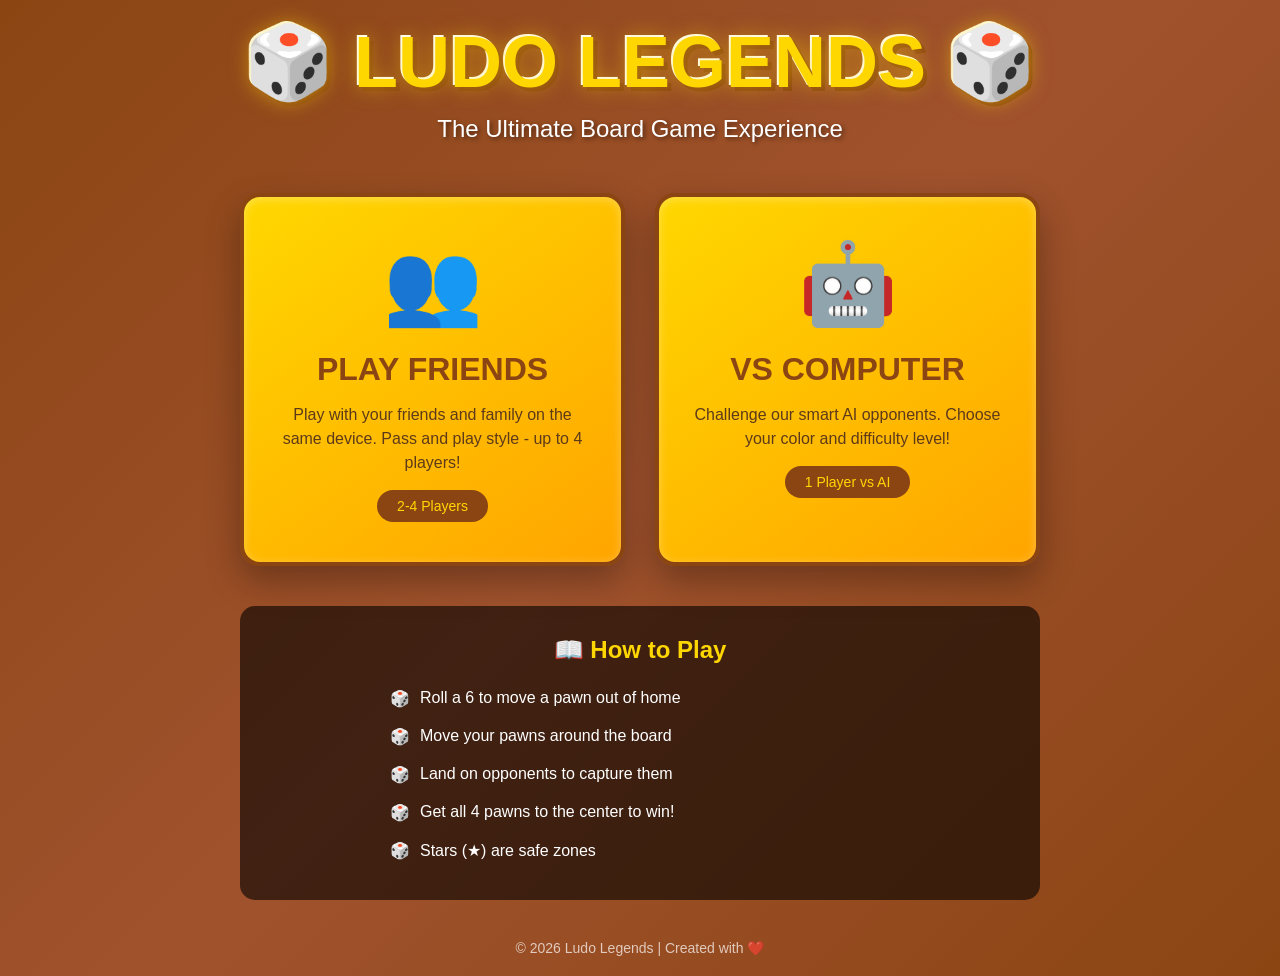
<file: index.html>
<!DOCTYPE html>
<html lang="en">
<head>
    <meta charset="UTF-8">
    <meta name="viewport" content="width=device-width, initial-scale=1.0">
    <title>Ludo Legends - Home</title>
    <style>
        * {
            margin: 0;
            padding: 0;
            box-sizing: border-box;
        }

        body {
            min-height: 100vh;
            background: linear-gradient(135deg, #8B4513 0%, #A0522D 50%, #8B4513 100%);
            font-family: 'Arial Black', Arial, sans-serif;
            display: flex;
            justify-content: center;
            align-items: center;
            padding: 20px;
        }

        .home-container {
            text-align: center;
            max-width: 800px;
            width: 100%;
        }

        .logo {
            font-size: 72px;
            color: #FFD700;
            text-shadow: 
                0 0 20px rgba(255, 215, 0, 0.5),
                4px 4px 0 #8B4513,
                -2px -2px 0 #FFF;
            margin-bottom: 10px;
            animation: glow 2s ease-in-out infinite;
        }

        @keyframes glow {
            0%, 100% { text-shadow: 0 0 20px rgba(255, 215, 0, 0.5), 4px 4px 0 #8B4513, -2px -2px 0 #FFF; }
            50% { text-shadow: 0 0 40px rgba(255, 215, 0, 0.8), 4px 4px 0 #8B4513, -2px -2px 0 #FFF; }
        }

        .subtitle {
            font-size: 24px;
            color: #FFF;
            margin-bottom: 50px;
            text-shadow: 2px 2px 4px rgba(0,0,0,0.5);
        }

        .game-modes {
            display: grid;
            grid-template-columns: repeat(auto-fit, minmax(300px, 1fr));
            gap: 30px;
            margin-bottom: 40px;
        }

        .mode-card {
            background: linear-gradient(145deg, #FFD700, #FFA500);
            border-radius: 20px;
            padding: 40px 30px;
            cursor: pointer;
            transition: all 0.3s;
            border: 4px solid #8B4513;
            box-shadow: 
                0 15px 35px rgba(0,0,0,0.3),
                inset 0 2px 10px rgba(255,255,255,0.3);
        }

        .mode-card:hover {
            transform: translateY(-10px) scale(1.02);
            box-shadow: 
                0 25px 50px rgba(0,0,0,0.4),
                inset 0 2px 10px rgba(255,255,255,0.3);
        }

        .mode-icon {
            font-size: 80px;
            margin-bottom: 20px;
        }

        .mode-title {
            font-size: 32px;
            color: #8B4513;
            margin-bottom: 15px;
            text-transform: uppercase;
        }

        .mode-description {
            font-size: 16px;
            color: #5D3A1A;
            line-height: 1.5;
        }

        .player-count {
            display: inline-block;
            background: #8B4513;
            color: #FFD700;
            padding: 8px 20px;
            border-radius: 20px;
            margin-top: 15px;
            font-size: 14px;
        }

        .how-to-play {
            background: rgba(0,0,0,0.6);
            color: white;
            padding: 30px;
            border-radius: 15px;
            margin-top: 30px;
        }

        .how-to-play h3 {
            font-size: 24px;
            margin-bottom: 15px;
            color: #FFD700;
        }

        .how-to-play ul {
            list-style: none;
            text-align: left;
            max-width: 500px;
            margin: 0 auto;
        }

        .how-to-play li {
            padding: 10px 0;
            padding-left: 30px;
            position: relative;
        }

        .how-to-play li:before {
            content: "🎲";
            position: absolute;
            left: 0;
        }

        footer {
            margin-top: 40px;
            color: rgba(255,255,255,0.7);
            font-size: 14px;
        }

        @media (max-width: 600px) {
            .logo {
                font-size: 48px;
            }
            .mode-title {
                font-size: 24px;
            }
        }
    </style>
</head>
<body>
    <div class="home-container">
        <h1 class="logo">🎲 LUDO LEGENDS 🎲</h1>
        <p class="subtitle">The Ultimate Board Game Experience</p>
        
        <div class="game-modes">
            <!-- Multiplayer Mode -->
            <div class="mode-card" onclick="startMultiplayer()">
                <div class="mode-icon">👥</div>
                <h2 class="mode-title">Play Friends</h2>
                <p class="mode-description">
                    Play with your friends and family on the same device. 
                    Pass and play style - up to 4 players!
                </p>
                <span class="player-count">2-4 Players</span>
            </div>

            <!-- AI Mode -->
            <div class="mode-card" onclick="startAI()">
                <div class="mode-icon">🤖</div>
                <h2 class="mode-title">Vs Computer</h2>
                <p class="mode-description">
                    Challenge our smart AI opponents. 
                    Choose your color and difficulty level!
                </p>
                <span class="player-count">1 Player vs AI</span>
            </div>
        </div>

        <div class="how-to-play">
            <h3>📖 How to Play</h3>
            <ul>
                <li>Roll a 6 to move a pawn out of home</li>
                <li>Move your pawns around the board</li>
                <li>Land on opponents to capture them</li>
                <li>Get all 4 pawns to the center to win!</li>
                <li>Stars (★) are safe zones</li>
            </ul>
        </div>

        <footer>
            <p>© 2026 Ludo Legends | Created with ❤️</p>
        </footer>
    </div>

    <script>
        function startMultiplayer() {
            window.location.href = 'game.html';
        }

        function startAI() {
            window.location.href = 'ai-game.html';
        }
    </script>
</body>
</html>
</file>
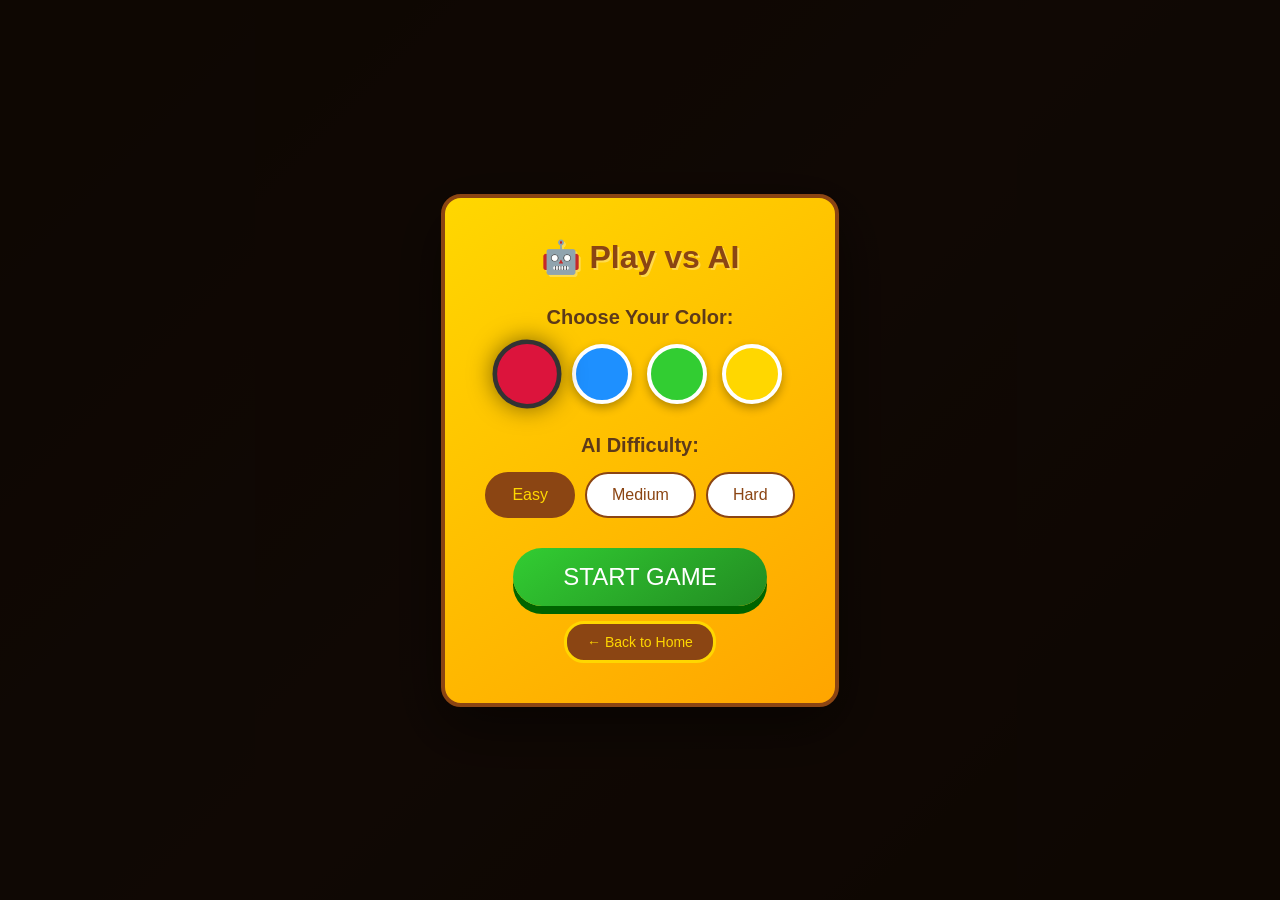
<file: ai-game.html>
<!DOCTYPE html>
<html lang="en">
<head>
    <meta charset="UTF-8">
    <meta name="viewport" content="width=device-width, initial-scale=1.0">
    <title>Ludo Legends - Vs AI</title>
    <link rel="stylesheet" href="style.css">
    <style>
        * {
            margin: 0;
            padding: 0;
            box-sizing: border-box;
        }

        body {
            min-height: 100vh;
            background: linear-gradient(135deg, #8B4513 0%, #A0522D 50%, #8B4513 100%);
            font-family: 'Arial Black', Arial, sans-serif;
            display: flex;
            justify-content: center;
            align-items: center;
            padding: 20px;
        }

        .ai-setup {
            position: fixed;
            top: 0;
            left: 0;
            width: 100%;
            height: 100%;
            background: rgba(0,0,0,0.9);
            display: flex;
            justify-content: center;
            align-items: center;
            z-index: 1000;
        }

        .setup-panel {
            background: linear-gradient(145deg, #FFD700, #FFA500);
            padding: 40px;
            border-radius: 20px;
            text-align: center;
            border: 4px solid #8B4513;
            max-width: 500px;
            box-shadow: 0 20px 60px rgba(0,0,0,0.5);
        }

        .setup-panel h2 {
            color: #8B4513;
            margin-bottom: 30px;
            font-size: 32px;
            text-shadow: 2px 2px 0 rgba(255,255,255,0.3);
        }

        .color-select {
            margin-bottom: 30px;
        }

        .color-select h3 {
            color: #5D3A1A;
            margin-bottom: 15px;
            font-size: 20px;
        }

        .color-options {
            display: flex;
            justify-content: center;
            gap: 15px;
            flex-wrap: wrap;
        }

        .color-btn {
            width: 60px;
            height: 60px;
            border-radius: 50%;
            border: 4px solid white;
            cursor: pointer;
            transition: all 0.3s;
            box-shadow: 0 4px 10px rgba(0,0,0,0.3);
        }

        .color-btn:hover {
            transform: scale(1.1);
        }

        .color-btn.selected {
            border-color: #333;
            box-shadow: 0 0 20px rgba(0,0,0,0.5);
            transform: scale(1.15);
        }

        .color-red { background: #DC143C; }
        .color-blue { background: #1E90FF; }
        .color-green { background: #32CD32; }
        .color-yellow { background: #FFD700; }

        .difficulty-select {
            margin-bottom: 30px;
        }

        .difficulty-select h3 {
            color: #5D3A1A;
            margin-bottom: 15px;
            font-size: 20px;
        }

        .difficulty-options {
            display: flex;
            justify-content: center;
            gap: 10px;
            flex-wrap: wrap;
        }

        .diff-btn {
            padding: 12px 25px;
            font-size: 16px;
            border: 2px solid #8B4513;
            background: white;
            color: #8B4513;
            border-radius: 25px;
            cursor: pointer;
            font-family: 'Arial Black', Arial, sans-serif;
            transition: all 0.3s;
        }

        .diff-btn:hover, .diff-btn.selected {
            background: #8B4513;
            color: #FFD700;
        }

        .start-game-btn {
            padding: 15px 50px;
            font-size: 24px;
            background: linear-gradient(145deg, #32CD32, #228B22);
            color: white;
            border: none;
            border-radius: 50px;
            cursor: pointer;
            font-family: 'Arial Black', Arial, sans-serif;
            box-shadow: 0 8px 0 #006400;
            text-transform: uppercase;
            margin-bottom: 15px;
            transition: all 0.1s;
        }

        .start-game-btn:hover {
            transform: translateY(-2px);
        }

        .start-game-btn:active {
            transform: translateY(8px);
            box-shadow: 0 0 0 #006400;
        }

        .back-btn {
            padding: 10px 20px;
            background: #8B4513;
            color: #FFD700;
            border: 3px solid #FFD700;
            border-radius: 20px;
            cursor: pointer;
            font-family: 'Arial Black', Arial, sans-serif;
            font-size: 14px;
            transition: all 0.3s;
        }

        .back-btn:hover {
            transform: scale(1.05);
        }

        .game-wrapper {
            display: none;
        }

        .game-wrapper.active {
            display: block;
        }

        .ai-indicator {
            display: inline-block;
            background: #333;
            color: #0f0;
            padding: 5px 15px;
            border-radius: 15px;
            font-size: 12px;
            margin-left: 10px;
            animation: pulse 1s infinite;
            font-family: Arial, sans-serif;
        }

        @keyframes pulse {
            0%, 100% { opacity: 1; }
            50% { opacity: 0.5; }
        }

        .hidden {
            display: none !important;
        }

        /* Game container styles */
        .game-container {
            position: relative;
            display: flex;
            flex-direction: column;
            align-items: center;
            gap: 20px;
        }

        .turn-indicator {
            position: absolute;
            top: -50px;
            left: 50%;
            transform: translateX(-50%);
            background: rgba(0,0,0,0.8);
            color: white;
            padding: 10px 30px;
            border-radius: 25px;
            font-size: 18px;
            font-weight: bold;
            text-transform: uppercase;
            box-shadow: 0 4px 10px rgba(0,0,0,0.3);
            transition: background 0.3s;
            white-space: nowrap;
            z-index: 100;
        }

        .board {
            width: 600px;
            height: 600px;
            background: #FFF8DC;
            border: 8px solid #8B4513;
            border-radius: 10px;
            position: relative;
            display: grid;
            grid-template-columns: repeat(15, 1fr);
            grid-template-rows: repeat(15, 1fr);
            box-shadow: inset 0 0 20px rgba(0,0,0,0.1);
        }

        .home-area {
            position: relative;
            display: flex;
            justify-content: center;
            align-items: center;
            border-radius: 15px;
            margin: 3px;
        }

        .home-red {
            grid-column: 1 / 7;
            grid-row: 1 / 7;
            background: linear-gradient(145deg, #DC143C, #B22222);
            border: 4px solid #8B0000;
        }

        .home-blue {
            grid-column: 9 / 16;
            grid-row: 1 / 7;
            background: linear-gradient(145deg, #1E90FF, #0066CC);
            border: 4px solid #00008B;
        }

        .home-yellow {
            grid-column: 1 / 7;
            grid-row: 9 / 16;
            background: linear-gradient(145deg, #FFD700, #FFA500);
            border: 4px solid #B8860B;
        }

        .home-green {
            grid-column: 9 / 16;
            grid-row: 9 / 16;
            background: linear-gradient(145deg, #32CD32, #228B22);
            border: 4px solid #006400;
        }

        .player-label {
            position: absolute;
            font-size: 16px;
            font-weight: bold;
            color: white;
            text-shadow: 2px 2px 4px rgba(0,0,0,0.5);
            letter-spacing: 2px;
        }

        .label-red { top: 10px; left: 12px; }
        .label-blue { top: 10px; right: 12px; }
        .label-yellow { bottom: 10px; left: 12px; }
        .label-green { bottom: 10px; right: 12px; }

        .home-inner {
            width: 70%;
            height: 70%;
            background: rgba(255,255,255,0.9);
            border-radius: 12px;
            display: grid;
            grid-template-columns: 1fr 1fr;
            grid-template-rows: 1fr 1fr;
            gap: 10px;
            padding: 10px;
            box-shadow: inset 0 2px 5px rgba(0,0,0,0.2), 0 2px 5px rgba(255,255,255,0.3);
        }

        .home-slot {
            display: flex;
            justify-content: center;
            align-items: center;
            background: rgba(0,0,0,0.05);
            border-radius: 8px;
            border: 2px solid rgba(0,0,0,0.1);
        }

        .center-star {
            grid-column: 7 / 9;
            grid-row: 7 / 9;
            position: relative;
            overflow: hidden;
            background: #FFF8DC;
        }

        .triangle {
            position: absolute;
            width: 0;
            height: 0;
            border-style: solid;
        }

        .triangle-red {
            bottom: 50%;
            left: 50%;
            transform: translateX(-50%);
            border-width: 0 40px 40px 40px;
            border-color: transparent transparent #DC143C transparent;
        }

        .triangle-blue {
            top: 0;
            left: 50%;
            transform: translateX(-50%);
            border-width: 40px 40px 0 40px;
            border-color: #1E90FF transparent transparent transparent;
        }

        .triangle-green {
            top: 50%;
            right: 0;
            transform: translateY(-50%);
            border-width: 40px 0 40px 40px;
            border-color: transparent transparent transparent #32CD32;
        }

        .triangle-yellow {
            bottom: 0;
            left: 50%;
            transform: translateX(-50%);
            border-width: 0 40px 40px 40px;
            border-color: transparent transparent #FFD700 transparent;
        }

        .center-cross {
            position: absolute;
            top: 50%;
            left: 50%;
            transform: translate(-50%, -50%);
            width: 20px;
            height: 20px;
            background: white;
            clip-path: polygon(50% 0%, 100% 50%, 50% 100%, 0% 50%);
        }

        .controls-section {
            display: flex;
            flex-direction: column;
            align-items: center;
            gap: 15px;
            margin-top: 10px;
            width: 100%;
        }

        .controls {
            display: flex;
            justify-content: center;
            align-items: center;
            gap: 30px;
            padding: 10px;
        }

        .dice-wrapper {
            display: flex;
            justify-content: center;
            align-items: center;
        }

        .dice-container {
            width: 80px;
            height: 80px;
            background: white;
            border-radius: 15px;
            display: flex;
            justify-content: center;
            align-items: center;
            box-shadow: 0 10px 30px rgba(0,0,0,0.3), inset 0 -5px 10px rgba(0,0,0,0.1);
            border: 3px solid #8B4513;
        }

        .dice {
            width: 60px;
            height: 60px;
            position: relative;
        }

        .dice-face {
            width: 100%;
            height: 100%;
            display: grid;
            grid-template-columns: repeat(3, 1fr);
            grid-template-rows: repeat(3, 1fr);
            padding: 5px;
            background: white;
            border-radius: 10px;
            box-shadow: inset 0 0 10px rgba(0,0,0,0.1);
        }

        .dot {
            width: 10px;
            height: 10px;
            background: #333;
            border-radius: 50%;
            align-self: center;
            justify-self: center;
            box-shadow: inset 0 1px 2px rgba(0,0,0,0.5);
        }

        .roll-btn {
            padding: 20px 50px;
            font-size: 28px;
            font-weight: bold;
            color: white;
            background: linear-gradient(145deg, #32CD32, #228B22);
            border: none;
            border-radius: 50px;
            cursor: pointer;
            box-shadow: 0 8px 0 #006400, 0 15px 20px rgba(0,0,0,0.3);
            text-transform: uppercase;
            letter-spacing: 2px;
            transition: all 0.1s;
            text-shadow: 1px 1px 2px rgba(0,0,0,0.3);
            font-family: 'Arial Black', Arial, sans-serif;
        }

        .roll-btn:hover {
            background: linear-gradient(145deg, #3DD83D, #2E9E2E);
            transform: translateY(-2px);
        }

        .roll-btn:active {
            transform: translateY(8px);
            box-shadow: 0 0 0 #006400, 0 5px 10px rgba(0,0,0,0.3);
        }

        .roll-btn:disabled {
            opacity: 0.6;
            cursor: not-allowed;
            transform: none;
            box-shadow: 0 8px 0 #006400;
        }

        .game-info {
            padding: 15px 30px;
            background: rgba(0,0,0,0.8);
            color: white;
            border-radius: 25px;
            font-size: 18px;
            font-weight: bold;
            text-align: center;
            min-width: 400px;
            box-shadow: 0 4px 10px rgba(0,0,0,0.3);
        }

        .top-bar {
            position: absolute;
            top: -80px;
            left: 0;
            right: 0;
            display: flex;
            justify-content: space-between;
            align-items: center;
        }

        @media (max-width: 700px) {
            .board {
                width: 350px;
                height: 350px;
            }
            .setup-panel {
                padding: 20px;
                margin: 10px;
            }
        }
    </style>
</head>
<body>
    <!-- AI Setup Screen -->
    <div class="ai-setup" id="aiSetup">
        <div class="setup-panel">
            <h2>🤖 Play vs AI</h2>
            
            <div class="color-select">
                <h3>Choose Your Color:</h3>
                <div class="color-options">
                    <div class="color-btn color-red selected" onclick="selectColor('red')" data-color="red"></div>
                    <div class="color-btn color-blue" onclick="selectColor('blue')" data-color="blue"></div>
                    <div class="color-btn color-green" onclick="selectColor('green')" data-color="green"></div>
                    <div class="color-btn color-yellow" onclick="selectColor('yellow')" data-color="yellow"></div>
                </div>
            </div>

            <div class="difficulty-select">
                <h3>AI Difficulty:</h3>
                <div class="difficulty-options">
                    <button class="diff-btn selected" onclick="selectDifficulty('easy')" data-diff="easy">Easy</button>
                    <button class="diff-btn" onclick="selectDifficulty('medium')" data-diff="medium">Medium</button>
                    <button class="diff-btn" onclick="selectDifficulty('hard')" data-diff="hard">Hard</button>
                </div>
            </div>

            <button class="start-game-btn" onclick="startAIGame()">Start Game</button>
            <br>
            <button class="back-btn" onclick="goHome()">← Back to Home</button>
        </div>
    </div>

    <!-- Game Container -->
    <div class="game-wrapper" id="gameWrapper">
        <div class="game-container">
            <!-- Top Bar with Back Button -->
            <div class="top-bar">
                <button class="back-btn" onclick="goHome()">← BACK TO HOME</button>
            </div>

            <div class="turn-indicator" id="turnIndicator">Red's Turn</div>
            
            <div class="board" id="board">
                <!-- Red Home -->
                <div class="home-area home-red">
                    <div class="player-label label-red">RED <span class="ai-indicator hidden" id="ai-red">AI</span></div>
                    <div class="home-inner" id="redHome">
                        <div class="home-slot" id="red-slot-0"><div class="pawn pawn-red" id="red-0"></div></div>
                        <div class="home-slot" id="red-slot-1"><div class="pawn pawn-red" id="red-1"></div></div>
                        <div class="home-slot" id="red-slot-2"><div class="pawn pawn-red" id="red-2"></div></div>
                        <div class="home-slot" id="red-slot-3"><div class="pawn pawn-red" id="red-3"></div></div>
                    </div>
                </div>

                <!-- Blue Home -->
                <div class="home-area home-blue">
                    <div class="player-label label-blue">BLUE <span class="ai-indicator hidden" id="ai-blue">AI</span></div>
                    <div class="home-inner" id="blueHome">
                        <div class="home-slot" id="blue-slot-0"><div class="pawn pawn-blue" id="blue-0"></div></div>
                        <div class="home-slot" id="blue-slot-1"><div class="pawn pawn-blue" id="blue-1"></div></div>
                        <div class="home-slot" id="blue-slot-2"><div class="pawn pawn-blue" id="blue-2"></div></div>
                        <div class="home-slot" id="blue-slot-3"><div class="pawn pawn-blue" id="blue-3"></div></div>
                    </div>
                </div>

                <!-- Yellow Home -->
                <div class="home-area home-yellow">
                    <div class="player-label label-yellow">YELLOW <span class="ai-indicator hidden" id="ai-yellow">AI</span></div>
                    <div class="home-inner" id="yellowHome">
                        <div class="home-slot" id="yellow-slot-0"><div class="pawn pawn-yellow" id="yellow-0"></div></div>
                        <div class="home-slot" id="yellow-slot-1"><div class="pawn pawn-yellow" id="yellow-1"></div></div>
                        <div class="home-slot" id="yellow-slot-2"><div class="pawn pawn-yellow" id="yellow-2"></div></div>
                        <div class="home-slot" id="yellow-slot-3"><div class="pawn pawn-yellow" id="yellow-3"></div></div>
                    </div>
                </div>

                <!-- Green Home -->
                <div class="home-area home-green">
                    <div class="player-label label-green">GREEN <span class="ai-indicator hidden" id="ai-green">AI</span></div>
                    <div class="home-inner" id="greenHome">
                        <div class="home-slot" id="green-slot-0"><div class="pawn pawn-green" id="green-0"></div></div>
                        <div class="home-slot" id="green-slot-1"><div class="pawn pawn-green" id="green-1"></div></div>
                        <div class="home-slot" id="green-slot-2"><div class="pawn pawn-green" id="green-2"></div></div>
                        <div class="home-slot" id="green-slot-3"><div class="pawn pawn-green" id="green-3"></div></div>
                    </div>
                </div>

                <!-- Center Star -->
                <div class="center-star">
                    <div class="triangle triangle-red"></div>
                    <div class="triangle triangle-blue"></div>
                    <div class="triangle triangle-green"></div>
                    <div class="triangle triangle-yellow"></div>
                    <div class="center-cross"></div>
                </div>
            </div>

            <div class="controls-section">
                <div class="controls">
                    <div class="dice-wrapper">
                        <div class="dice-container" id="diceContainer">
                            <div class="dice" id="dice">
                                <div class="dice-face face-1" style="display: grid;">
                                    <div class="dot" style="grid-column: 2; grid-row: 2;"></div>
                                </div>
                                <div class="dice-face face-2" style="display: none;">
                                    <div class="dot" style="grid-column: 1; grid-row: 1;"></div>
                                    <div class="dot" style="grid-column: 3; grid-row: 3;"></div>
                                </div>
                                <div class="dice-face face-3" style="display: none;">
                                    <div class="dot" style="grid-column: 1; grid-row: 1;"></div>
                                    <div class="dot" style="grid-column: 2; grid-row: 2;"></div>
                                    <div class="dot" style="grid-column: 3; grid-row: 3;"></div>
                                </div>
                                <div class="dice-face face-4" style="display: none;">
                                    <div class="dot" style="grid-column: 1; grid-row: 1;"></div>
                                    <div class="dot" style="grid-column: 3; grid-row: 1;"></div>
                                    <div class="dot" style="grid-column: 1; grid-row: 3;"></div>
                                    <div class="dot" style="grid-column: 3; grid-row: 3;"></div>
                                </div>
                                <div class="dice-face face-5" style="display: none;">
                                    <div class="dot" style="grid-column: 1; grid-row: 1;"></div>
                                    <div class="dot" style="grid-column: 3; grid-row: 1;"></div>
                                    <div class="dot" style="grid-column: 2; grid-row: 2;"></div>
                                    <div class="dot" style="grid-column: 1; grid-row: 3;"></div>
                                    <div class="dot" style="grid-column: 3; grid-row: 3;"></div>
                                </div>
                                <div class="dice-face face-6" style="display: none;">
                                    <div class="dot" style="grid-column: 1; grid-row: 1;"></div>
                                    <div class="dot" style="grid-column: 3; grid-row: 1;"></div>
                                    <div class="dot" style="grid-column: 1; grid-row: 2;"></div>
                                    <div class="dot" style="grid-column: 3; grid-row: 2;"></div>
                                    <div class="dot" style="grid-column: 1; grid-row: 3;"></div>
                                    <div class="dot" style="grid-column: 3; grid-row: 3;"></div>
                                </div>
                            </div>
                        </div>
                    </div>
                    
                    <button type="button" class="roll-btn" id="rollBtn" onclick="rollDice()">ROLL DICE</button>
                </div>

                <div class="game-info" id="gameInfo">Roll a 6 to move a pawn from home!</div>
            </div>
        </div>
    </div>

    <script>
        // Setup functions
        let playerColor = 'red';
        let aiDifficulty = 'easy';
        let aiPlayers = [];

        function selectColor(color) {
            playerColor = color;
            document.querySelectorAll('.color-btn').forEach(btn => {
                btn.classList.remove('selected');
            });
            document.querySelector(`[data-color="${color}"]`).classList.add('selected');
        }

        function selectDifficulty(diff) {
            aiDifficulty = diff;
            document.querySelectorAll('.diff-btn').forEach(btn => {
                btn.classList.remove('selected');
            });
            document.querySelector(`[data-diff="${diff}"]`).classList.add('selected');
        }

        function startAIGame() {
            const allColors = ['red', 'blue', 'green', 'yellow'];
            aiPlayers = allColors.filter(c => c !== playerColor);
            
            aiPlayers.forEach(color => {
                document.getElementById(`ai-${color}`).classList.remove('hidden');
            });
            
            document.getElementById('aiSetup').style.display = 'none';
            document.getElementById('gameWrapper').classList.add('active');
            
            // Initialize game after a short delay
            setTimeout(() => {
                if(typeof initBoard === 'function') {
                    initBoard();
                }
            }, 100);
        }

        function goHome() {
            window.location.href = 'index.html';
        }
    </script>
    <script src="script.js"></script>
    <script src="ai-script.js"></script>
</body>
</html>
</file>
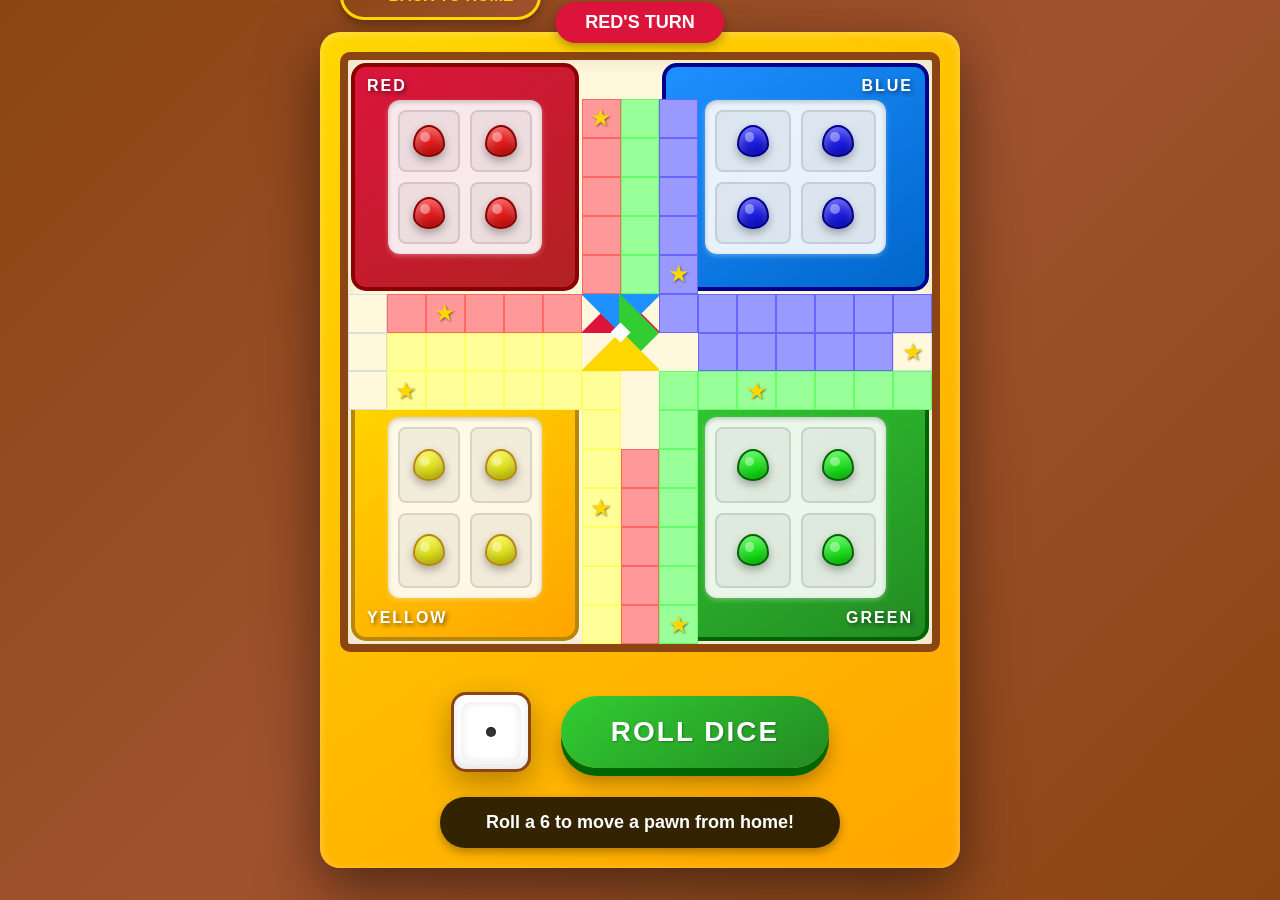
<file: game.html>
<!-- game.html - Multiplayer Mode -->
<!DOCTYPE html>
<html lang="en">
<head>
    <meta charset="UTF-8">
    <meta name="viewport" content="width=device-width, initial-scale=1.0">
    <title>Ludo Game - Multiplayer</title>
    <link rel="stylesheet" href="style.css">
</head>
<body>
    <div class="game-wrapper">
        <div class="game-container">
            <!-- Back Button -->
            <div style="position: absolute; top: -80px; left: 0; z-index: 100;">
                <button onclick="goHome()" style="
                    padding: 12px 25px;
                    font-size: 16px;
                    background: linear-gradient(145deg, #8B4513, #A0522D);
                    color: #FFD700;
                    border: 3px solid #FFD700;
                    border-radius: 25px;
                    cursor: pointer;
                    font-family: 'Arial Black', Arial, sans-serif;
                    font-weight: bold;
                    box-shadow: 0 4px 10px rgba(0,0,0,0.3);
                    transition: all 0.3s;
                " onmouseover="this.style.transform='scale(1.05)'" onmouseout="this.style.transform='scale(1)'">← BACK TO HOME</button>
            </div>

            <div class="turn-indicator" id="turnIndicator">Red's Turn</div>
            
            <div class="board" id="board">
                <!-- Red Home (Top Left) -->
                <div class="home-area home-red">
                    <div class="player-label label-red">RED</div>
                    <div class="home-inner" id="redHome">
                        <div class="home-slot" data-color="red" data-index="0"><div class="pawn pawn-red" id="red-0"></div></div>
                        <div class="home-slot" data-color="red" data-index="1"><div class="pawn pawn-red" id="red-1"></div></div>
                        <div class="home-slot" data-color="red" data-index="2"><div class="pawn pawn-red" id="red-2"></div></div>
                        <div class="home-slot" data-color="red" data-index="3"><div class="pawn pawn-red" id="red-3"></div></div>
                    </div>
                </div>

                <!-- Blue Home (Top Right) -->
                <div class="home-area home-blue">
                    <div class="player-label label-blue">BLUE</div>
                    <div class="home-inner" id="blueHome">
                        <div class="home-slot" data-color="blue" data-index="0"><div class="pawn pawn-blue" id="blue-0"></div></div>
                        <div class="home-slot" data-color="blue" data-index="1"><div class="pawn pawn-blue" id="blue-1"></div></div>
                        <div class="home-slot" data-color="blue" data-index="2"><div class="pawn pawn-blue" id="blue-2"></div></div>
                        <div class="home-slot" data-color="blue" data-index="3"><div class="pawn pawn-blue" id="blue-3"></div></div>
                    </div>
                </div>

                <!-- Yellow Home (Bottom Left) -->
                <div class="home-area home-yellow">
                    <div class="player-label label-yellow">YELLOW</div>
                    <div class="home-inner" id="yellowHome">
                        <div class="home-slot" data-color="yellow" data-index="0"><div class="pawn pawn-yellow" id="yellow-0"></div></div>
                        <div class="home-slot" data-color="yellow" data-index="1"><div class="pawn pawn-yellow" id="yellow-1"></div></div>
                        <div class="home-slot" data-color="yellow" data-index="2"><div class="pawn pawn-yellow" id="yellow-2"></div></div>
                        <div class="home-slot" data-color="yellow" data-index="3"><div class="pawn pawn-yellow" id="yellow-3"></div></div>
                    </div>
                </div>

                <!-- Green Home (Bottom Right) -->
                <div class="home-area home-green">
                    <div class="player-label label-green">GREEN</div>
                    <div class="home-inner" id="greenHome">
                        <div class="home-slot" data-color="green" data-index="0"><div class="pawn pawn-green" id="green-0"></div></div>
                        <div class="home-slot" data-color="green" data-index="1"><div class="pawn pawn-green" id="green-1"></div></div>
                        <div class="home-slot" data-color="green" data-index="2"><div class="pawn pawn-green" id="green-2"></div></div>
                        <div class="home-slot" data-color="green" data-index="3"><div class="pawn pawn-green" id="green-3"></div></div>
                    </div>
                </div>

                <!-- Center Star Area -->
                <div class="center-star">
                    <div class="triangle triangle-red"></div>
                    <div class="triangle triangle-blue"></div>
                    <div class="triangle triangle-green"></div>
                    <div class="triangle triangle-yellow"></div>
                    <div class="center-cross"></div>
                </div>

                <!-- Path cells will be generated by JavaScript -->
            </div>

            <!-- Controls Section - Outside the board -->
            <div class="controls-section">
                <div class="controls">
                    <div class="dice-wrapper">
                        <div class="dice-container" id="diceContainer">
                            <div class="dice" id="dice">
                                <div class="dice-face face-1" style="display: grid;">
                                    <div class="dot" style="grid-column: 2; grid-row: 2;"></div>
                                </div>
                                <div class="dice-face face-2" style="display: none;">
                                    <div class="dot" style="grid-column: 1; grid-row: 1;"></div>
                                    <div class="dot" style="grid-column: 3; grid-row: 3;"></div>
                                </div>
                                <div class="dice-face face-3" style="display: none;">
                                    <div class="dot" style="grid-column: 1; grid-row: 1;"></div>
                                    <div class="dot" style="grid-column: 2; grid-row: 2;"></div>
                                    <div class="dot" style="grid-column: 3; grid-row: 3;"></div>
                                </div>
                                <div class="dice-face face-4" style="display: none;">
                                    <div class="dot" style="grid-column: 1; grid-row: 1;"></div>
                                    <div class="dot" style="grid-column: 3; grid-row: 1;"></div>
                                    <div class="dot" style="grid-column: 1; grid-row: 3;"></div>
                                    <div class="dot" style="grid-column: 3; grid-row: 3;"></div>
                                </div>
                                <div class="dice-face face-5" style="display: none;">
                                    <div class="dot" style="grid-column: 1; grid-row: 1;"></div>
                                    <div class="dot" style="grid-column: 3; grid-row: 1;"></div>
                                    <div class="dot" style="grid-column: 2; grid-row: 2;"></div>
                                    <div class="dot" style="grid-column: 1; grid-row: 3;"></div>
                                    <div class="dot" style="grid-column: 3; grid-row: 3;"></div>
                                </div>
                                <div class="dice-face face-6" style="display: none;">
                                    <div class="dot" style="grid-column: 1; grid-row: 1;"></div>
                                    <div class="dot" style="grid-column: 3; grid-row: 1;"></div>
                                    <div class="dot" style="grid-column: 1; grid-row: 2;"></div>
                                    <div class="dot" style="grid-column: 3; grid-row: 2;"></div>
                                    <div class="dot" style="grid-column: 1; grid-row: 3;"></div>
                                    <div class="dot" style="grid-column: 3; grid-row: 3;"></div>
                                </div>
                            </div>
                        </div>
                    </div>
                    
                    <button type="button" class="roll-btn" id="rollBtn" onclick="rollDice()">ROLL DICE</button>
                </div>

                <div class="game-info" id="gameInfo">Roll a 6 to move a pawn from home!</div>
            </div>
        </div>
    </div>

    <script>
        function goHome() {
            window.location.href = 'index.html';
        }
    </script>
    <script src="script.js"></script>
</body>
</html>
</file>
<file: style.css>
/* style.css - Updated with fixed controls visibility */

* {
    margin: 0;
    padding: 0;
    box-sizing: border-box;
}

body {
    display: flex;
    justify-content: center;
    align-items: center;
    min-height: 100vh;
    background: linear-gradient(135deg, #8B4513 0%, #A0522D 50%, #8B4513 100%);
    font-family: 'Arial Black', Arial, sans-serif;
    padding: 20px;
}

.game-wrapper {
    padding: 20px;
    background: linear-gradient(145deg, #FFD700, #FFA500);
    border-radius: 20px;
    box-shadow: 
        0 20px 60px rgba(0,0,0,0.5),
        inset 0 2px 10px rgba(255,255,255,0.3);
    display: flex;
    flex-direction: column;
    align-items: center;
}

.game-container {
    position: relative;
    display: flex;
    flex-direction: column;
    align-items: center;
    gap: 20px;
}

/* Turn Indicator */
.turn-indicator {
    position: absolute;
    top: -50px;
    left: 50%;
    transform: translateX(-50%);
    background: rgba(0,0,0,0.8);
    color: white;
    padding: 10px 30px;
    border-radius: 25px;
    font-size: 18px;
    font-weight: bold;
    text-transform: uppercase;
    box-shadow: 0 4px 10px rgba(0,0,0,0.3);
    transition: background 0.3s;
    white-space: nowrap;
    z-index: 100;
}

/* Game Board */
.board {
    width: 600px;
    height: 600px;
    background: #FFF8DC;
    border: 8px solid #8B4513;
    border-radius: 10px;
    position: relative;
    display: grid;
    grid-template-columns: repeat(15, 1fr);
    grid-template-rows: repeat(15, 1fr);
    box-shadow: inset 0 0 20px rgba(0,0,0,0.1);
    flex-shrink: 0;
}

/* Home Areas */
.home-area {
    position: relative;
    display: flex;
    justify-content: center;
    align-items: center;
    border-radius: 15px;
    margin: 3px;
}

.home-red {
    grid-column: 1 / 7;
    grid-row: 1 / 7;
    background: linear-gradient(145deg, #DC143C, #B22222);
    border: 4px solid #8B0000;
}

.home-blue {
    grid-column: 9 / 16;
    grid-row: 1 / 7;
    background: linear-gradient(145deg, #1E90FF, #0066CC);
    border: 4px solid #00008B;
}

.home-yellow {
    grid-column: 1 / 7;
    grid-row: 9 / 16;
    background: linear-gradient(145deg, #FFD700, #FFA500);
    border: 4px solid #B8860B;
}

.home-green {
    grid-column: 9 / 16;
    grid-row: 9 / 16;
    background: linear-gradient(145deg, #32CD32, #228B22);
    border: 4px solid #006400;
}

/* Player Labels */
.player-label {
    position: absolute;
    font-size: 16px;
    font-weight: bold;
    color: white;
    text-shadow: 2px 2px 4px rgba(0,0,0,0.5);
    letter-spacing: 2px;
}

.label-red { top: 10px; left: 12px; }
.label-blue { top: 10px; right: 12px; }
.label-yellow { bottom: 10px; left: 12px; }
.label-green { bottom: 10px; right: 12px; }

/* Home Inner Area */
.home-inner {
    width: 70%;
    height: 70%;
    background: rgba(255,255,255,0.9);
    border-radius: 12px;
    display: grid;
    grid-template-columns: 1fr 1fr;
    grid-template-rows: 1fr 1fr;
    gap: 10px;
    padding: 10px;
    box-shadow: 
        inset 0 2px 5px rgba(0,0,0,0.2),
        0 2px 5px rgba(255,255,255,0.3);
}

.home-slot {
    display: flex;
    justify-content: center;
    align-items: center;
    background: rgba(0,0,0,0.05);
    border-radius: 8px;
    border: 2px solid rgba(0,0,0,0.1);
}

/* Center Star Area */
.center-star {
    grid-column: 7 / 9;
    grid-row: 7 / 9;
    position: relative;
    overflow: hidden;
    background: #FFF8DC;
}

.triangle {
    position: absolute;
    width: 0;
    height: 0;
    border-style: solid;
}

.triangle-red {
    bottom: 50%;
    left: 50%;
    transform: translateX(-50%);
    border-width: 0 40px 40px 40px;
    border-color: transparent transparent #DC143C transparent;
}

.triangle-blue {
    top: 0;
    left: 50%;
    transform: translateX(-50%);
    border-width: 40px 40px 0 40px;
    border-color: #1E90FF transparent transparent transparent;
}

.triangle-green {
    top: 50%;
    right: 0;
    transform: translateY(-50%);
    border-width: 40px 0 40px 40px;
    border-color: transparent transparent transparent #32CD32;
}

.triangle-yellow {
    bottom: 0;
    left: 50%;
    transform: translateX(-50%);
    border-width: 0 40px 40px 40px;
    border-color: transparent transparent #FFD700 transparent;
}

.center-cross {
    position: absolute;
    top: 50%;
    left: 50%;
    transform: translate(-50%, -50%);
    width: 20px;
    height: 20px;
    background: white;
    clip-path: polygon(50% 0%, 100% 50%, 50% 100%, 0% 50%);
}

/* Path Cells */
.cell {
    border: 1px solid #DDD;
    display: flex;
    justify-content: center;
    align-items: center;
    position: relative;
}

.white-cell {
    background: #FFF8DC;
}

.red-path-cell {
    background: #FF9999;
    border-color: #FF6666;
}

.blue-path-cell {
    background: #9999FF;
    border-color: #6666FF;
}

.green-path-cell {
    background: #99FF99;
    border-color: #66FF66;
}

.yellow-path-cell {
    background: #FFFF99;
    border-color: #FFFF66;
}

/* Star Cells */
.star-cell::after {
    content: '★';
    position: absolute;
    font-size: 24px;
    color: #FFD700;
    text-shadow: 1px 1px 2px rgba(0,0,0,0.5);
    top: 50%;
    left: 50%;
    transform: translate(-50%, -50%);
    z-index: 1;
}

/* Pawns */
.pawn {
    width: 32px;
    height: 32px;
    border-radius: 50% 50% 50% 50% / 60% 60% 40% 40%;
    position: relative;
    box-shadow: 
        0 4px 8px rgba(0,0,0,0.3),
        inset 0 -5px 10px rgba(0,0,0,0.2),
        inset 0 5px 10px rgba(255,255,255,0.3);
    cursor: pointer;
    transition: transform 0.2s;
    z-index: 10;
}

.pawn:hover {
    transform: scale(1.1);
}

.pawn::before {
    content: '';
    position: absolute;
    top: 20%;
    left: 20%;
    width: 35%;
    height: 35%;
    background: rgba(255,255,255,0.4);
    border-radius: 50%;
}

.pawn-red {
    background: linear-gradient(145deg, #FF4444, #CC0000);
    border: 2px solid #8B0000;
}

.pawn-blue {
    background: linear-gradient(145deg, #4444FF, #0000CC);
    border: 2px solid #00008B;
}

.pawn-green {
    background: linear-gradient(145deg, #44FF44, #00CC00);
    border: 2px solid #006400;
}

.pawn-yellow {
    background: linear-gradient(145deg, #FFFF44, #CCCC00);
    border: 2px solid #B8860B;
}

/* Pawn highlight for playable moves */
.pawn.highlight {
    animation: pulse 1s infinite;
    box-shadow: 0 0 20px #FFD700, 0 0 40px #FFD700, 0 4px 8px rgba(0,0,0,0.3);
    cursor: pointer;
}

@keyframes pulse {
    0%, 100% { transform: scale(1); }
    50% { transform: scale(1.15); }
}

/* Controls Section - Fixed Layout */
.controls-section {
    display: flex;
    flex-direction: column;
    align-items: center;
    gap: 15px;
    margin-top: 10px;
    width: 100%;
}

.controls {
    display: flex;
    justify-content: center;
    align-items: center;
    gap: 30px;
    padding: 10px;
}

/* Dice Wrapper */
.dice-wrapper {
    display: flex;
    justify-content: center;
    align-items: center;
}

/* Dice Container */
.dice-container {
    width: 80px;
    height: 80px;
    background: white;
    border-radius: 15px;
    display: flex;
    justify-content: center;
    align-items: center;
    box-shadow: 
        0 10px 30px rgba(0,0,0,0.3),
        inset 0 -5px 10px rgba(0,0,0,0.1);
    border: 3px solid #8B4513;
}

.dice {
    width: 60px;
    height: 60px;
    position: relative;
}

.dice-face {
    width: 100%;
    height: 100%;
    display: grid;
    grid-template-columns: repeat(3, 1fr);
    grid-template-rows: repeat(3, 1fr);
    padding: 5px;
    background: white;
    border-radius: 10px;
    box-shadow: inset 0 0 10px rgba(0,0,0,0.1);
}

.dot {
    width: 10px;
    height: 10px;
    background: #333;
    border-radius: 50%;
    align-self: center;
    justify-self: center;
    box-shadow: inset 0 1px 2px rgba(0,0,0,0.5);
}

/* Roll Button - FIXED */
.roll-btn {
    padding: 20px 50px;
    font-size: 28px;
    font-weight: bold;
    color: white;
    background: linear-gradient(145deg, #32CD32, #228B22);
    border: none;
    border-radius: 50px;
    cursor: pointer;
    box-shadow: 
        0 8px 0 #006400,
        0 15px 20px rgba(0,0,0,0.3);
    text-transform: uppercase;
    letter-spacing: 2px;
    transition: all 0.1s;
    text-shadow: 1px 1px 2px rgba(0,0,0,0.3);
    font-family: 'Arial Black', Arial, sans-serif;
    display: block;
    visibility: visible;
    opacity: 1;
    position: relative;
    z-index: 1000;
}

.roll-btn:hover {
    background: linear-gradient(145deg, #3DD83D, #2E9E2E);
    transform: translateY(-2px);
}

.roll-btn:active {
    transform: translateY(8px);
    box-shadow: 
        0 0 0 #006400,
        0 5px 10px rgba(0,0,0,0.3);
}

.roll-btn:disabled {
    opacity: 0.6;
    cursor: not-allowed;
    transform: none;
    box-shadow: 0 8px 0 #006400;
}

/* Game Info */
.game-info {
    padding: 15px 30px;
    background: rgba(0,0,0,0.8);
    color: white;
    border-radius: 25px;
    font-size: 18px;
    font-weight: bold;
    text-align: center;
    min-width: 400px;
    box-shadow: 0 4px 10px rgba(0,0,0,0.3);
}

/* Multiple pawns in same cell handling */
.cell {
    position: relative;
    display: flex;
    justify-content: center;
    align-items: center;
    flex-wrap: wrap;
    gap: 2px;
}

.cell .pawn {
    position: relative;
    flex-shrink: 0;
}

/* Animation for dice rolling */
@keyframes shake {
    0%, 100% { transform: rotate(0deg); }
    25% { transform: rotate(-15deg); }
    75% { transform: rotate(15deg); }
}

.dice.rolling {
    animation: shake 0.5s ease-in-out infinite;
}

/* Win animation */
@keyframes winPulse {
    0%, 100% { 
        transform: scale(1);
        box-shadow: 0 0 20px #FFD700;
    }
    50% { 
        transform: scale(1.05);
        box-shadow: 0 0 40px #FFD700, 0 0 80px #FFD700;
    }
}

.winner {
    animation: winPulse 2s infinite;
}

/* Responsive Design */
@media (max-width: 700px) {
    .board {
        width: 450px;
        height: 450px;
    }
    
    .pawn {
        width: 24px;
        height: 24px;
    }
    
    .dice-container {
        width: 60px;
        height: 60px;
    }
    
    .dice {
        width: 45px;
        height: 45px;
    }
    
    .dot {
        width: 8px;
        height: 8px;
    }
    
    .roll-btn {
        padding: 15px 35px;
        font-size: 20px;
    }
    
    .turn-indicator {
        font-size: 14px;
        padding: 8px 20px;
        top: -40px;
    }
    
    .game-info {
        font-size: 14px;
        min-width: 300px;
    }
    
    .controls {
        gap: 20px;
    }
}

@media (max-width: 500px) {
    .board {
        width: 350px;
        height: 350px;
    }
    
    .pawn {
        width: 18px;
        height: 18px;
    }
    
    .home-inner {
        gap: 5px;
        padding: 5px;
    }
    
    .roll-btn {
        padding: 12px 25px;
        font-size: 16px;
    }
    
    .game-info {
        min-width: 250px;
        font-size: 12px;
    }
}
</file>
